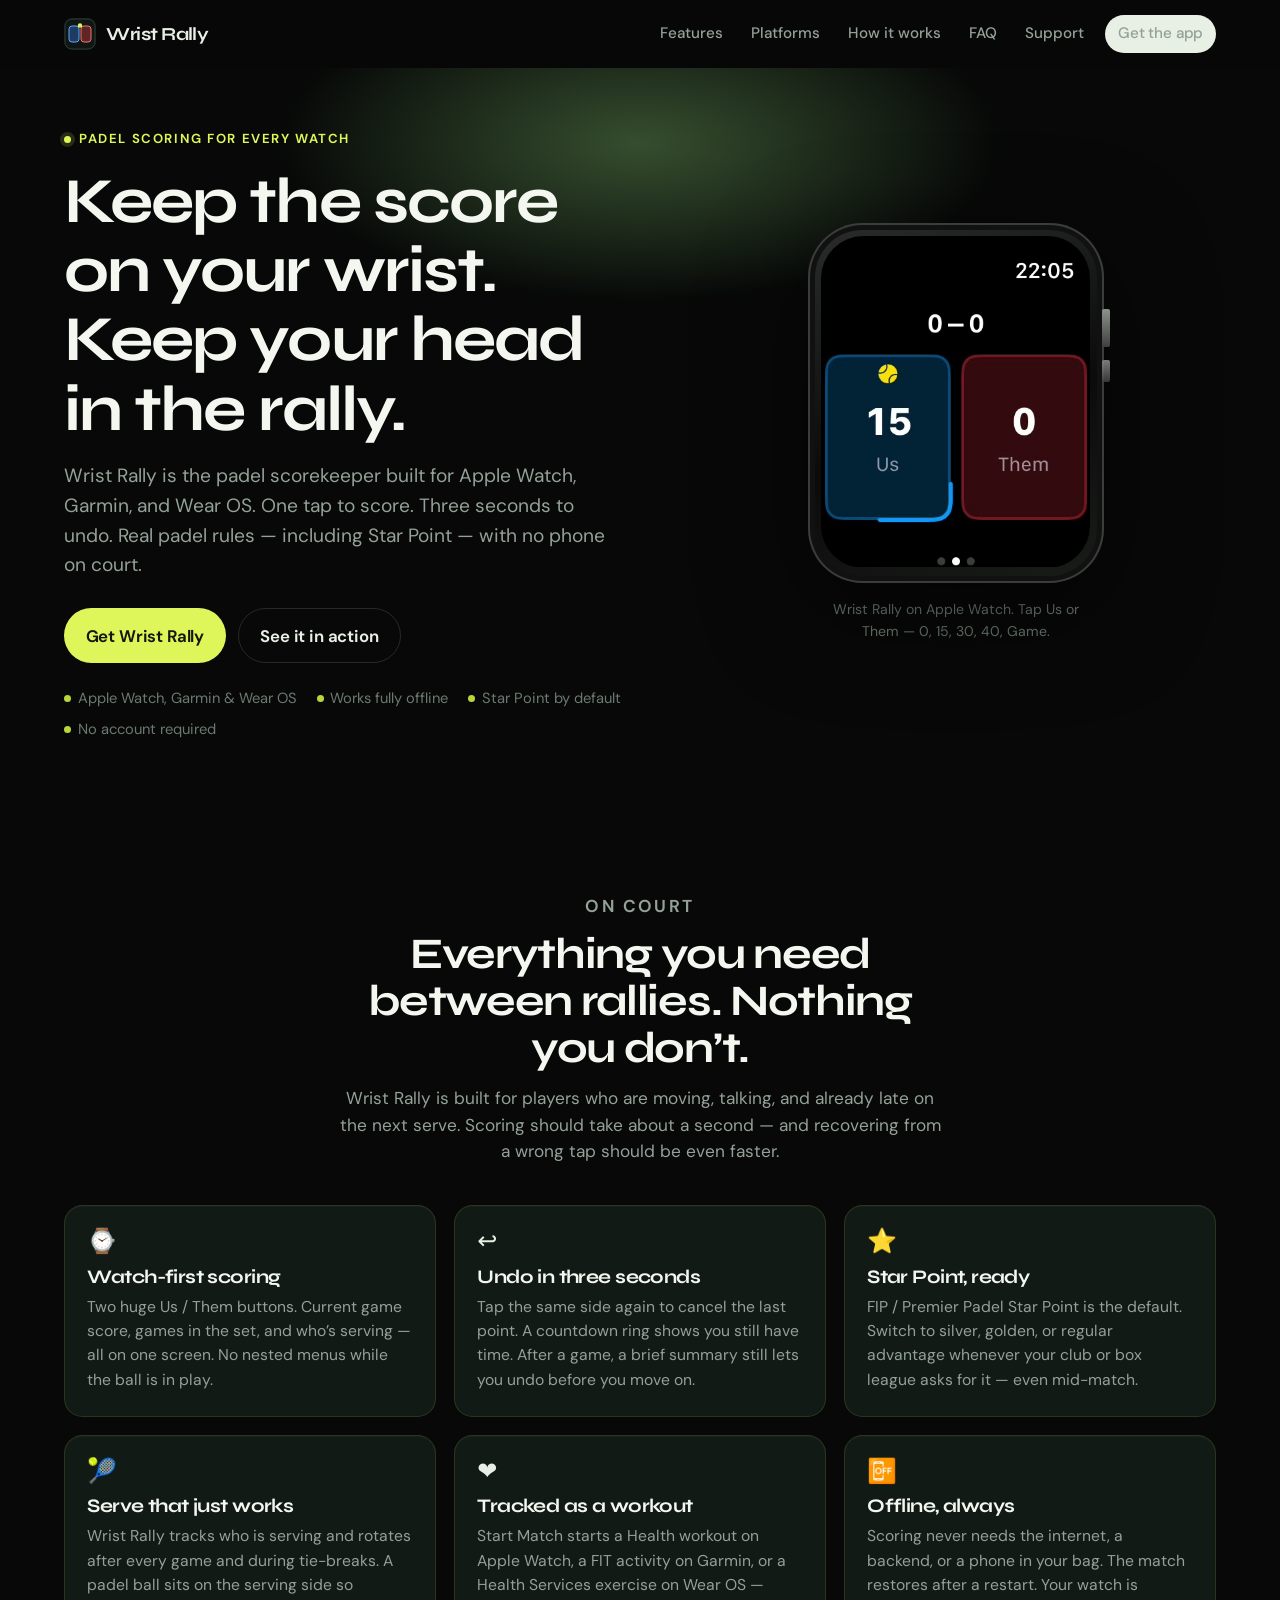
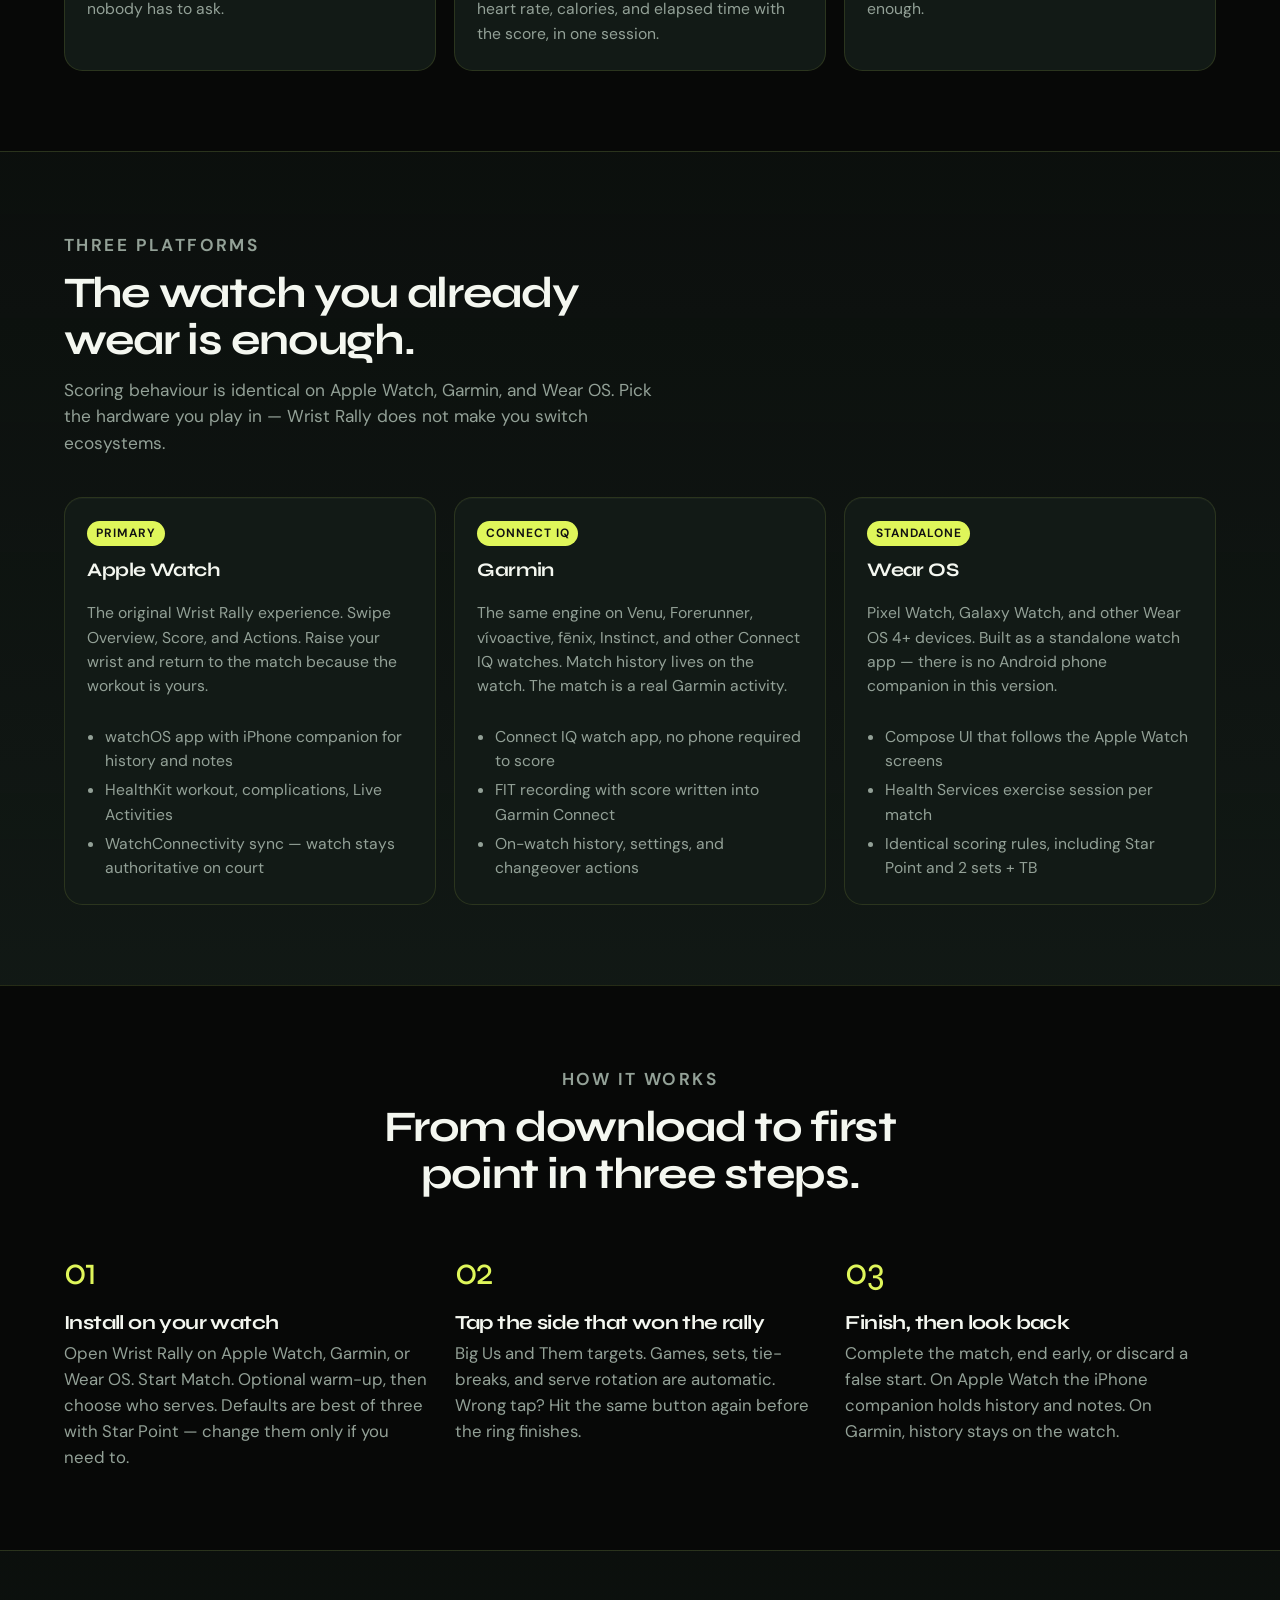
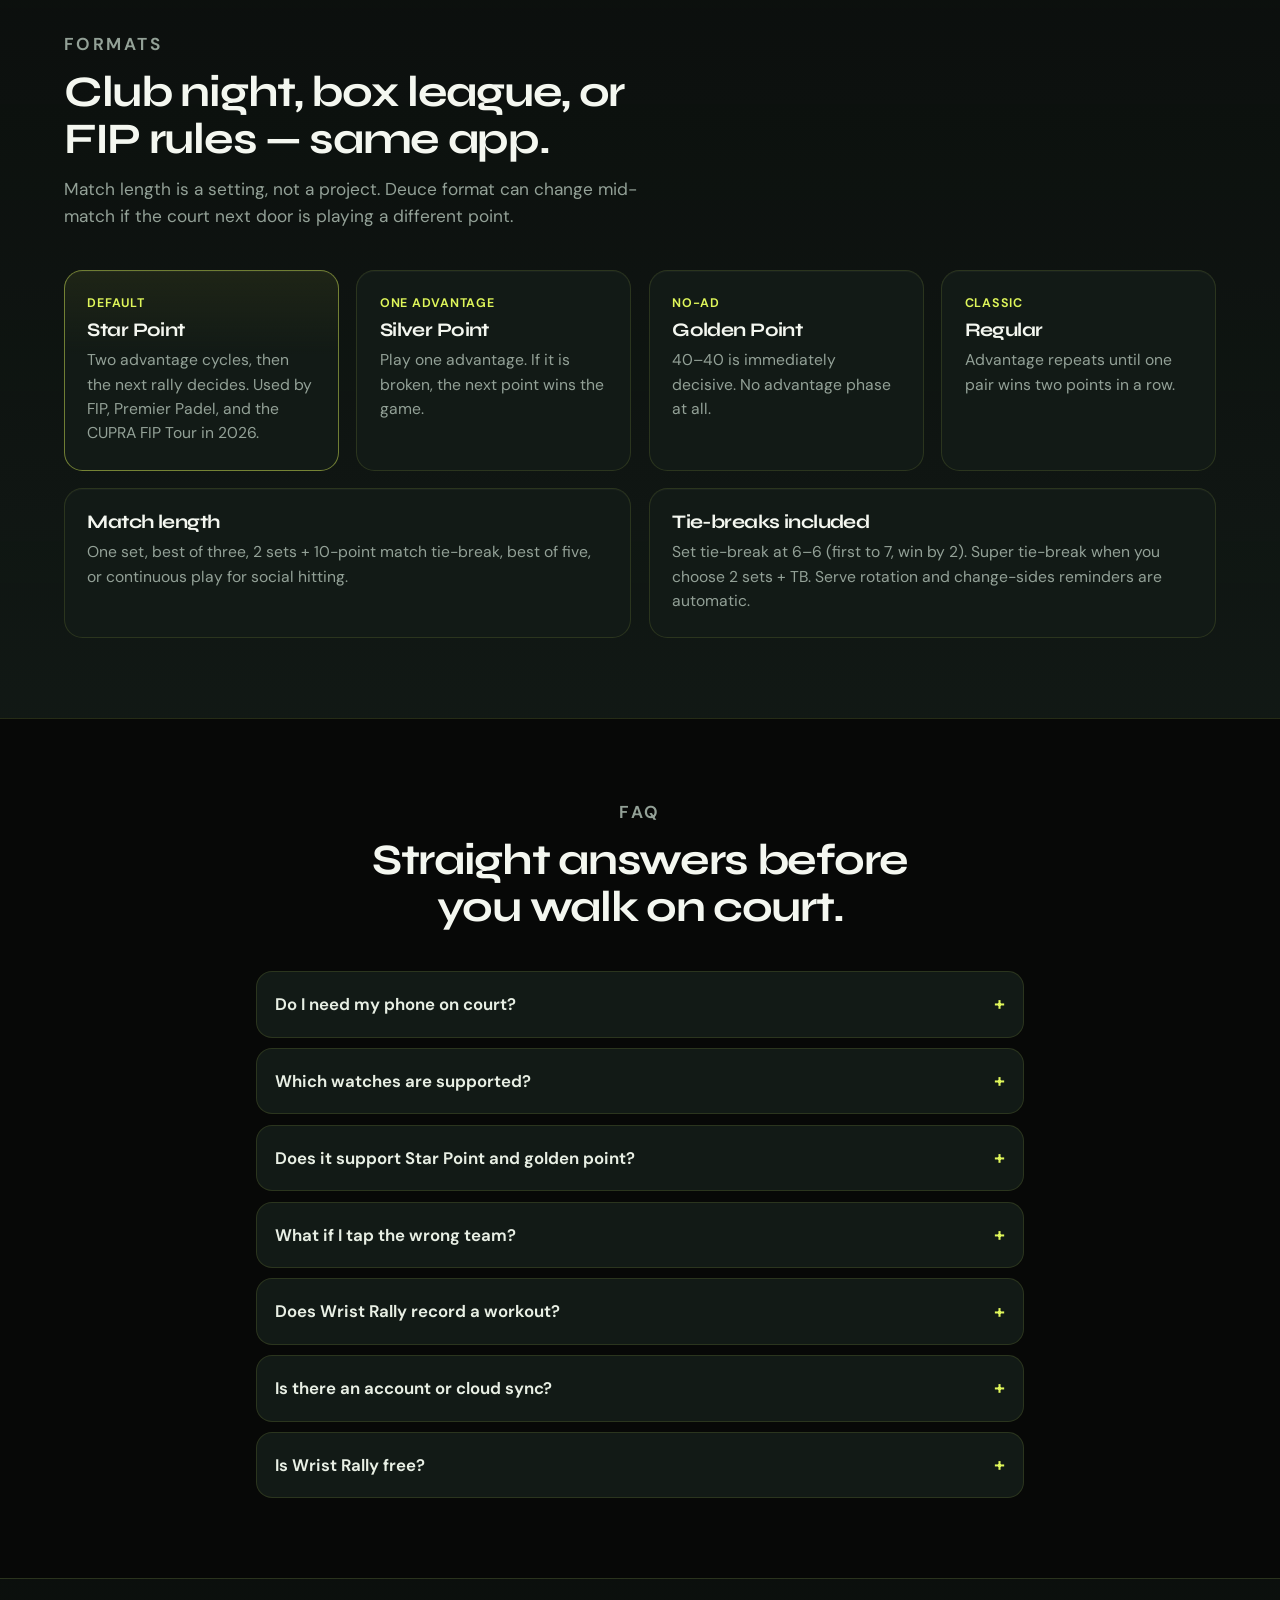
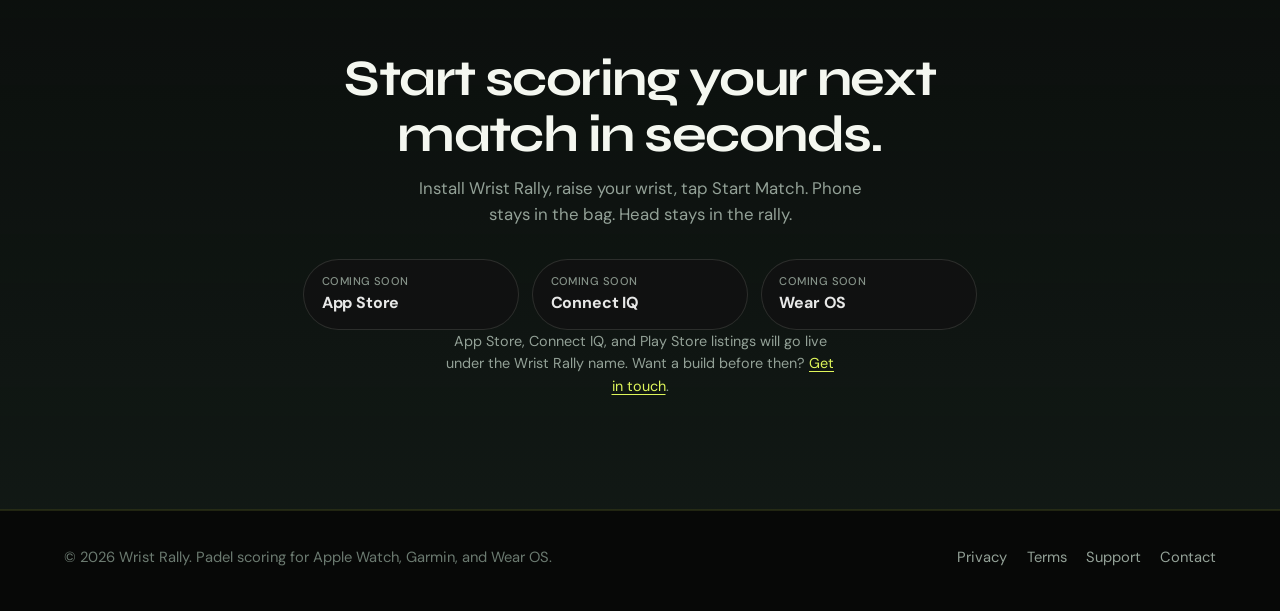
<file: website/index.html>
<!DOCTYPE html>
<html lang="en">
  <head>
    <meta charset="utf-8" />
    <meta name="viewport" content="width=device-width, initial-scale=1" />
    <title>Wrist Rally — Padel scoring for Apple Watch, Garmin &amp; Wear OS</title>
    <meta
      name="description"
      content="Wrist Rally keeps padel score on your wrist. One tap between rallies, instant undo, Star Point and every club format. Apple Watch, Garmin, and Wear OS — no phone required on court."
    />
    <meta property="og:title" content="Wrist Rally — Padel scoring on your wrist" />
    <meta
      property="og:description"
      content="The padel scorekeeper for Apple Watch, Garmin, and Wear OS. Tap to score, undo a mistake, and keep your head in the rally."
    />
    <meta property="og:type" content="website" />
    <meta property="og:url" content="https://wristrally.com/" />
    <meta name="twitter:card" content="summary_large_image" />
    <link rel="icon" href="assets/favicon.svg" type="image/svg+xml" />
    <link rel="apple-touch-icon" href="assets/mark.svg" />
    <link rel="canonical" href="https://wristrally.com/" />
    <link rel="preconnect" href="https://fonts.googleapis.com" />
    <link rel="preconnect" href="https://fonts.gstatic.com" crossorigin />
    <link
      href="https://fonts.googleapis.com/css2?family=DM+Sans:ital,opsz,wght@0,9..40,400;0,9..40,500;0,9..40,600;0,9..40,700;1,9..40,400&family=Syne:wght@600;700;800&display=swap"
      rel="stylesheet"
    />
    <link rel="stylesheet" href="css/styles.css" />
    <script type="application/ld+json">
      {
        "@context": "https://schema.org",
        "@type": "SoftwareApplication",
        "name": "Wrist Rally",
        "applicationCategory": "SportsApplication",
        "operatingSystem": "watchOS, Garmin Connect IQ, Wear OS",
        "url": "https://wristrally.com/",
        "description": "Padel scorekeeper for Apple Watch, Garmin, and Wear OS.",
        "offers": { "@type": "Offer", "price": "0", "priceCurrency": "USD" }
      }
    </script>
  </head>
  <body>
    <a class="skip-link" href="#main">Skip to content</a>
    <header class="site-header">
      <div class="wrap header-inner">
        <a class="brand" href="index.html">
          <img src="assets/mark.svg" width="32" height="32" alt="" />
          Wrist Rally
        </a>
        <button class="nav-toggle" type="button" aria-expanded="false" aria-controls="site-nav" aria-label="Menu">
          <span></span>
        </button>
        <nav id="site-nav" class="site-nav">
          <a href="#features">Features</a>
          <a href="#platforms">Platforms</a>
          <a href="#how">How it works</a>
          <a href="#faq">FAQ</a>
          <a href="support.html">Support</a>
          <a class="btn btn-small" href="#download">Get the app</a>
        </nav>
      </div>
    </header>

    <main id="main">
      <section class="hero">
        <div class="wrap hero-grid">
          <div>
            <p class="eyebrow"><span class="dot"></span> Padel scoring for every watch</p>
            <h1>Keep the score on your wrist. Keep your head in the rally.</h1>
            <p class="lede">
              Wrist Rally is the padel scorekeeper built for Apple Watch, Garmin, and Wear OS.
              One tap to score. Three seconds to undo. Real padel rules — including Star Point —
              with no phone on court.
            </p>
            <div class="btn-row">
              <a class="btn btn-primary" href="#download">Get Wrist Rally</a>
              <a class="btn btn-ghost" href="#demo">See it in action</a>
            </div>
            <div class="trust-row">
              <span>Apple Watch, Garmin &amp; Wear OS</span>
              <span>Works fully offline</span>
              <span>Star Point by default</span>
              <span>No account required</span>
            </div>
          </div>

          <div class="watch-stage" id="demo">
            <div class="watch">
              <div class="watch-body"></div>
              <div class="watch-crown" aria-hidden="true"></div>
              <div class="watch-side" aria-hidden="true"></div>
              <div class="watch-face">
                <video
                  class="watch-video"
                  autoplay
                  muted
                  loop
                  playsinline
                  poster="assets/score-demo.jpg"
                  aria-label="Wrist Rally on Apple Watch scoring a game from 0–0 to Game"
                >
                  <source src="assets/score-demo.mp4" type="video/mp4" />
                </video>
                <noscript>
                  <img
                    class="watch-video"
                    src="assets/score-demo.gif"
                    alt="Wrist Rally on Apple Watch scoring from 0–0 through 15, 30, 40, and Game"
                  />
                </noscript>
              </div>
            </div>
            <p class="watch-hint">Wrist Rally on Apple Watch. Tap Us or Them — 0, 15, 30, 40, Game.</p>
          </div>
        </div>
      </section>

      <section class="section" id="features">
        <div class="wrap">
          <div class="section-head center">
            <p class="kicker">On court</p>
            <h2>Everything you need between rallies. Nothing you don’t.</h2>
            <p>
              Wrist Rally is built for players who are moving, talking, and already late on the
              next serve. Scoring should take about a second — and recovering from a wrong tap
              should be even faster.
            </p>
          </div>
          <div class="grid-3">
            <article class="card">
              <div class="feature-icon" aria-hidden="true">⌚</div>
              <h3>Watch-first scoring</h3>
              <p>
                Two huge Us / Them buttons. Current game score, games in the set, and who’s
                serving — all on one screen. No nested menus while the ball is in play.
              </p>
            </article>
            <article class="card">
              <div class="feature-icon" aria-hidden="true">↩️</div>
              <h3>Undo in three seconds</h3>
              <p>
                Tap the same side again to cancel the last point. A countdown ring shows you
                still have time. After a game, a brief summary still lets you undo before you
                move on.
              </p>
            </article>
            <article class="card">
              <div class="feature-icon" aria-hidden="true">⭐</div>
              <h3>Star Point, ready</h3>
              <p>
                FIP / Premier Padel Star Point is the default. Switch to silver, golden, or
                regular advantage whenever your club or box league asks for it — even mid-match.
              </p>
            </article>
            <article class="card">
              <div class="feature-icon" aria-hidden="true">🎾</div>
              <h3>Serve that just works</h3>
              <p>
                Wrist Rally tracks who is serving and rotates after every game and during
                tie-breaks. A padel ball sits on the serving side so nobody has to ask.
              </p>
            </article>
            <article class="card">
              <div class="feature-icon" aria-hidden="true">❤️</div>
              <h3>Tracked as a workout</h3>
              <p>
                Start Match starts a Health workout on Apple Watch, a FIT activity on Garmin,
                or a Health Services exercise on Wear OS — heart rate, calories, and elapsed
                time with the score, in one session.
              </p>
            </article>
            <article class="card">
              <div class="feature-icon" aria-hidden="true">📴</div>
              <h3>Offline, always</h3>
              <p>
                Scoring never needs the internet, a backend, or a phone in your bag. The match
                restores after a restart. Your watch is enough.
              </p>
            </article>
          </div>
        </div>
      </section>

      <section class="section band" id="platforms">
        <div class="wrap">
          <div class="section-head">
            <p class="kicker">Three platforms</p>
            <h2>The watch you already wear is enough.</h2>
            <p>
              Scoring behaviour is identical on Apple Watch, Garmin, and Wear OS. Pick the
              hardware you play in — Wrist Rally does not make you switch ecosystems.
            </p>
          </div>
          <div class="grid-3">
            <article class="card platform">
              <span class="badge">Primary</span>
              <h3>Apple Watch</h3>
              <p>
                The original Wrist Rally experience. Swipe Overview, Score, and Actions. Raise
                your wrist and return to the match because the workout is yours.
              </p>
              <ul>
                <li>watchOS app with iPhone companion for history and notes</li>
                <li>HealthKit workout, complications, Live Activities</li>
                <li>WatchConnectivity sync — watch stays authoritative on court</li>
              </ul>
            </article>
            <article class="card platform">
              <span class="badge">Connect IQ</span>
              <h3>Garmin</h3>
              <p>
                The same engine on Venu, Forerunner, vívoactive, fēnix, Instinct, and other Connect IQ watches.
                Match history lives on the watch. The match is a real Garmin activity.
              </p>
              <ul>
                <li>Connect IQ watch app, no phone required to score</li>
                <li>FIT recording with score written into Garmin Connect</li>
                <li>On-watch history, settings, and changeover actions</li>
              </ul>
            </article>
            <article class="card platform">
              <span class="badge">Standalone</span>
              <h3>Wear OS</h3>
              <p>
                Pixel Watch, Galaxy Watch, and other Wear OS 4+ devices. Built as a standalone
                watch app — there is no Android phone companion in this version.
              </p>
              <ul>
                <li>Compose UI that follows the Apple Watch screens</li>
                <li>Health Services exercise session per match</li>
                <li>Identical scoring rules, including Star Point and 2 sets + TB</li>
              </ul>
            </article>
          </div>
        </div>
      </section>

      <section class="section" id="how">
        <div class="wrap">
          <div class="section-head center">
            <p class="kicker">How it works</p>
            <h2>From download to first point in three steps.</h2>
          </div>
          <div class="steps">
            <article class="step">
              <h3>Install on your watch</h3>
              <p>
                Open Wrist Rally on Apple Watch, Garmin, or Wear OS. Start Match. Optional
                warm-up, then choose who serves. Defaults are best of three with Star Point —
                change them only if you need to.
              </p>
            </article>
            <article class="step">
              <h3>Tap the side that won the rally</h3>
              <p>
                Big Us and Them targets. Games, sets, tie-breaks, and serve rotation are
                automatic. Wrong tap? Hit the same button again before the ring finishes.
              </p>
            </article>
            <article class="step">
              <h3>Finish, then look back</h3>
              <p>
                Complete the match, end early, or discard a false start. On Apple Watch the
                iPhone companion holds history and notes. On Garmin, history stays on the watch.
              </p>
            </article>
          </div>
        </div>
      </section>

      <section class="section band" id="formats">
        <div class="wrap">
          <div class="section-head">
            <p class="kicker">Formats</p>
            <h2>Club night, box league, or FIP rules — same app.</h2>
            <p>
              Match length is a setting, not a project. Deuce format can change mid-match if
              the court next door is playing a different point.
            </p>
          </div>
          <div class="grid-4">
            <article class="card format is-default">
              <p class="meta">Default</p>
              <h3>Star Point</h3>
              <p>Two advantage cycles, then the next rally decides. Used by FIP, Premier Padel, and the CUPRA FIP Tour in 2026.</p>
            </article>
            <article class="card format">
              <p class="meta">One advantage</p>
              <h3>Silver Point</h3>
              <p>Play one advantage. If it is broken, the next point wins the game.</p>
            </article>
            <article class="card format">
              <p class="meta">No-ad</p>
              <h3>Golden Point</h3>
              <p>40–40 is immediately decisive. No advantage phase at all.</p>
            </article>
            <article class="card format">
              <p class="meta">Classic</p>
              <h3>Regular</h3>
              <p>Advantage repeats until one pair wins two points in a row.</p>
            </article>
          </div>
          <div class="grid-2" style="margin-top: 1.1rem">
            <article class="card">
              <h3>Match length</h3>
              <p>One set, best of three, 2 sets + 10-point match tie-break, best of five, or continuous play for social hitting.</p>
            </article>
            <article class="card">
              <h3>Tie-breaks included</h3>
              <p>Set tie-break at 6–6 (first to 7, win by 2). Super tie-break when you choose 2 sets + TB. Serve rotation and change-sides reminders are automatic.</p>
            </article>
          </div>
        </div>
      </section>

      <section class="section" id="faq">
        <div class="wrap">
          <div class="section-head center">
            <p class="kicker">FAQ</p>
            <h2>Straight answers before you walk on court.</h2>
          </div>
          <div class="faq">
            <details>
              <summary>Do I need my phone on court?</summary>
              <p>
                No. Scoring runs entirely on the watch. Apple Watch can sync history to iPhone
                afterwards. Garmin and Wear OS score standalone. Wear OS has no Android phone
                companion in this version.
              </p>
            </details>
            <details>
              <summary>Which watches are supported?</summary>
              <p>
                Apple Watch on current watchOS, Garmin watches via Connect IQ
                (Venu, Forerunner, vívoactive, fēnix / epix, Instinct, and other
                touch and button-only models), and Wear OS 4+ watches
                such as Pixel Watch and Galaxy Watch.
              </p>
            </details>
            <details>
              <summary>Does it support Star Point and golden point?</summary>
              <p>
                Yes. Star Point is the default. Silver point, golden point, and regular
                advantage are in Settings. You can change deuce format during a match; completed
                games keep their result.
              </p>
            </details>
            <details>
              <summary>What if I tap the wrong team?</summary>
              <p>
                Tap the same button again within about three seconds. The Actions screen can
                undo later in the match. Game and set summaries also offer undo before you
                continue.
              </p>
            </details>
            <details>
              <summary>Does Wrist Rally record a workout?</summary>
              <p>
                Yes. Starting a match tries to start a HealthKit workout, a Garmin FIT
                activity, or a Wear OS Health Services exercise. If another app already owns
                the session, you can continue without a workout or cancel and stop the other
                session first.
              </p>
            </details>
            <details>
              <summary>Is there an account or cloud sync?</summary>
              <p>
                Not in this version. Matches live on the device. No login, no backend, no
                live spectator sharing. That keeps scoring fast and private. Cloud sync is a
                later milestone.
              </p>
            </details>
            <details>
              <summary>Is Wrist Rally free?</summary>
              <p>
                Store listings will go live with the Wrist Rally name. Pricing will be shown
                on the App Store, Connect IQ, and Play Store when each build is published.
              </p>
            </details>
          </div>
        </div>
      </section>

      <section class="section band download" id="download">
        <div class="wrap">
          <h2>Start scoring your next match in seconds.</h2>
          <p>
            Install Wrist Rally, raise your wrist, tap Start Match. Phone stays in the bag.
            Head stays in the rally.
          </p>
          <div class="store-row">
            <a class="btn store-btn is-soon" href="#download" aria-disabled="true">
              <span>
                <small>Coming soon</small>
                <strong>App Store</strong>
              </span>
            </a>
            <a class="btn store-btn is-soon" href="#download" aria-disabled="true">
              <span>
                <small>Coming soon</small>
                <strong>Connect IQ</strong>
              </span>
            </a>
            <a class="btn store-btn is-soon" href="#download" aria-disabled="true">
              <span>
                <small>Coming soon</small>
                <strong>Wear OS</strong>
              </span>
            </a>
          </div>
          <p class="note">
            App Store, Connect IQ, and Play Store listings will go live under the Wrist Rally name.
            Want a build before then? <a href="contact.html">Get in touch</a>.
          </p>
        </div>
      </section>
    </main>

    <footer class="site-footer">
      <div class="wrap footer-inner">
        <p>© <span data-year>2026</span> Wrist Rally. Padel scoring for Apple Watch, Garmin, and Wear OS.</p>
        <div class="footer-links">
          <a href="privacy.html">Privacy</a>
          <a href="terms.html">Terms</a>
          <a href="support.html">Support</a>
          <a href="contact.html">Contact</a>
        </div>
      </div>
    </footer>
    <script src="js/site.js"></script>
  </body>
</html>
</file>
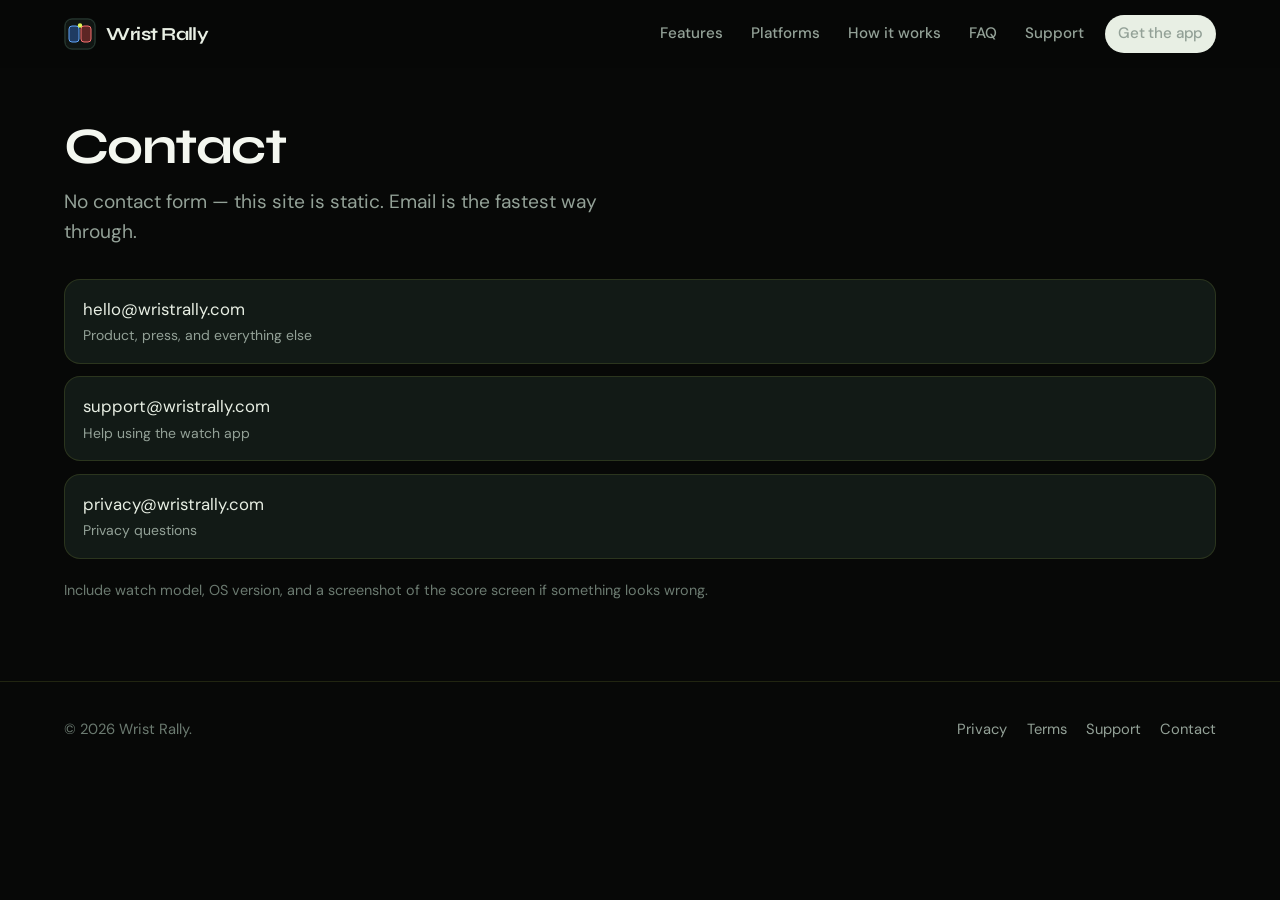
<file: website/contact.html>
<!DOCTYPE html>
<html lang="en">
  <head>
    <meta charset="utf-8" />
    <meta name="viewport" content="width=device-width, initial-scale=1" />
    <title>Contact — Wrist Rally</title>
    <meta name="description" content="Contact Wrist Rally for support, privacy questions, or press." />
    <link rel="icon" href="assets/favicon.svg" type="image/svg+xml" />
    <link rel="canonical" href="https://wristrally.com/contact.html" />
    <link rel="preconnect" href="https://fonts.googleapis.com" />
    <link rel="preconnect" href="https://fonts.gstatic.com" crossorigin />
    <link
      href="https://fonts.googleapis.com/css2?family=DM+Sans:ital,opsz,wght@0,9..40,400;0,9..40,500;0,9..40,600;0,9..40,700;1,9..40,400&family=Syne:wght@600;700;800&display=swap"
      rel="stylesheet"
    />
    <link rel="stylesheet" href="css/styles.css" />
  </head>
  <body>
    <a class="skip-link" href="#main">Skip to content</a>
    <header class="site-header">
      <div class="wrap header-inner">
        <a class="brand" href="index.html">
          <img src="assets/mark.svg" width="32" height="32" alt="" />
          Wrist Rally
        </a>
        <button class="nav-toggle" type="button" aria-expanded="false" aria-controls="site-nav" aria-label="Menu">
          <span></span>
        </button>
        <nav id="site-nav" class="site-nav">
          <a href="index.html#features">Features</a>
          <a href="index.html#platforms">Platforms</a>
          <a href="index.html#how">How it works</a>
          <a href="index.html#faq">FAQ</a>
          <a href="support.html">Support</a>
          <a class="btn btn-small" href="index.html#download">Get the app</a>
        </nav>
      </div>
    </header>

    <main id="main" class="page">
      <div class="wrap">
        <h1>Contact</h1>
        <p class="lede">No contact form — this site is static. Email is the fastest way through.</p>
        <div class="contact-list">
          <a href="mailto:hello@wristrally.com">
            hello@wristrally.com
            <small>Product, press, and everything else</small>
          </a>
          <a href="mailto:support@wristrally.com">
            support@wristrally.com
            <small>Help using the watch app</small>
          </a>
          <a href="mailto:privacy@wristrally.com">
            privacy@wristrally.com
            <small>Privacy questions</small>
          </a>
        </div>
        <p class="note">Include watch model, OS version, and a screenshot of the score screen if something looks wrong.</p>
      </div>
    </main>

    <footer class="site-footer">
      <div class="wrap footer-inner">
        <p>© <span data-year>2026</span> Wrist Rally.</p>
        <div class="footer-links">
          <a href="privacy.html">Privacy</a>
          <a href="terms.html">Terms</a>
          <a href="support.html">Support</a>
          <a href="contact.html" aria-current="page">Contact</a>
        </div>
      </div>
    </footer>
    <script src="js/site.js"></script>
  </body>
</html>
</file>
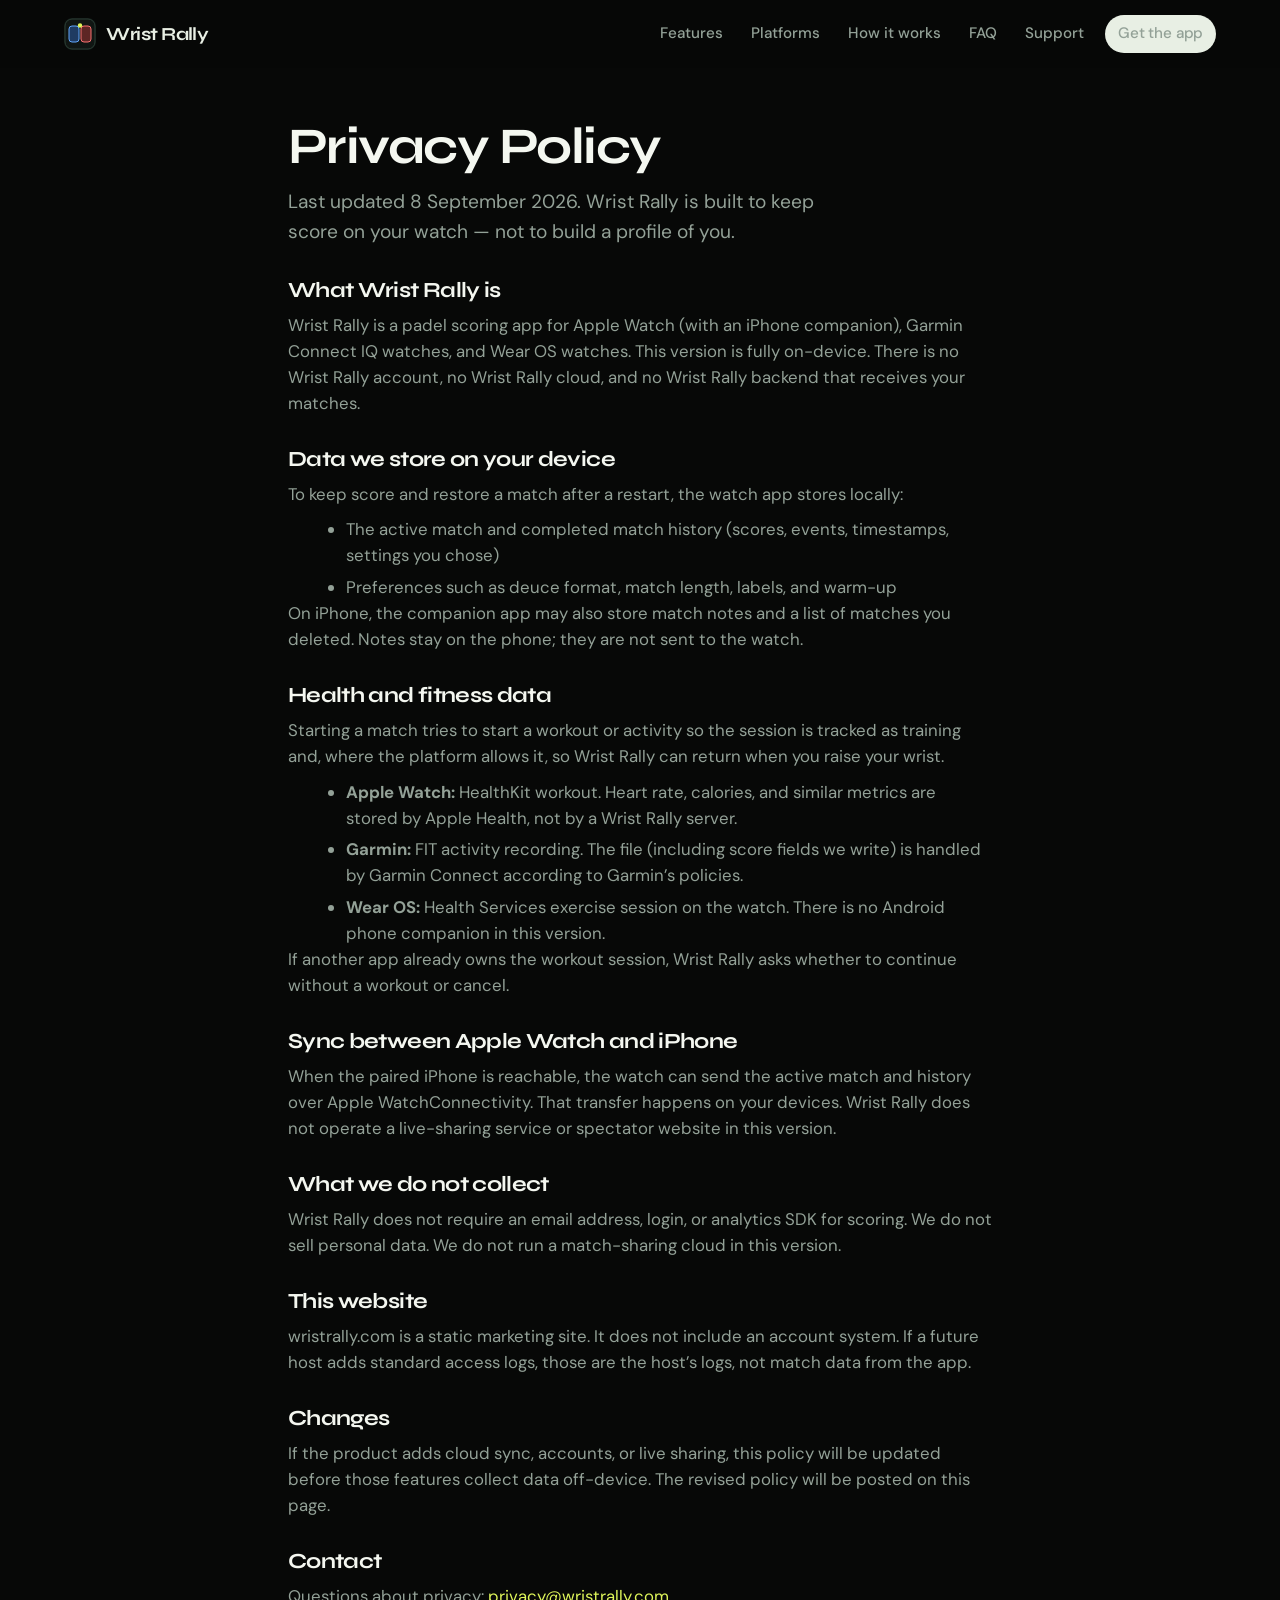
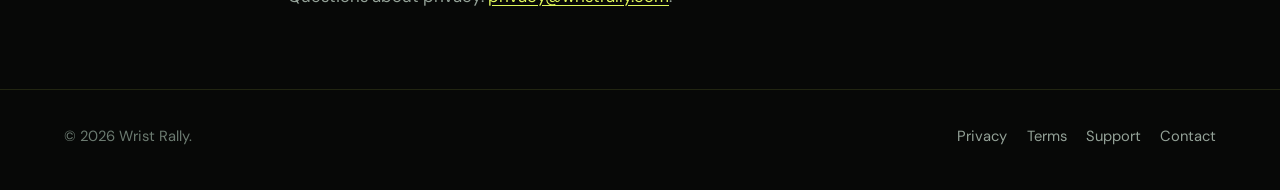
<file: website/privacy.html>
<!DOCTYPE html>
<html lang="en">
  <head>
    <meta charset="utf-8" />
    <meta name="viewport" content="width=device-width, initial-scale=1" />
    <title>Privacy Policy — Wrist Rally</title>
    <meta
      name="description"
      content="How Wrist Rally handles match data, health workouts, and privacy across Apple Watch, Garmin, and Wear OS."
    />
    <link rel="icon" href="assets/favicon.svg" type="image/svg+xml" />
    <link rel="canonical" href="https://wristrally.com/privacy.html" />
    <link rel="preconnect" href="https://fonts.googleapis.com" />
    <link rel="preconnect" href="https://fonts.gstatic.com" crossorigin />
    <link
      href="https://fonts.googleapis.com/css2?family=DM+Sans:ital,opsz,wght@0,9..40,400;0,9..40,500;0,9..40,600;0,9..40,700;1,9..40,400&family=Syne:wght@600;700;800&display=swap"
      rel="stylesheet"
    />
    <link rel="stylesheet" href="css/styles.css" />
  </head>
  <body>
    <a class="skip-link" href="#main">Skip to content</a>
    <header class="site-header">
      <div class="wrap header-inner">
        <a class="brand" href="index.html">
          <img src="assets/mark.svg" width="32" height="32" alt="" />
          Wrist Rally
        </a>
        <button class="nav-toggle" type="button" aria-expanded="false" aria-controls="site-nav" aria-label="Menu">
          <span></span>
        </button>
        <nav id="site-nav" class="site-nav">
          <a href="index.html#features">Features</a>
          <a href="index.html#platforms">Platforms</a>
          <a href="index.html#how">How it works</a>
          <a href="index.html#faq">FAQ</a>
          <a href="support.html">Support</a>
          <a class="btn btn-small" href="index.html#download">Get the app</a>
        </nav>
      </div>
    </header>

    <main id="main" class="page">
      <div class="wrap prose">
        <h1>Privacy Policy</h1>
        <p class="lede">Last updated 8 September 2026. Wrist Rally is built to keep score on your watch — not to build a profile of you.</p>

        <h2>What Wrist Rally is</h2>
        <p>
          Wrist Rally is a padel scoring app for Apple Watch (with an iPhone companion), Garmin Connect IQ watches, and Wear OS watches. This version is fully on-device. There is no Wrist Rally account, no Wrist Rally cloud, and no Wrist Rally backend that receives your matches.
        </p>

        <h2>Data we store on your device</h2>
        <p>To keep score and restore a match after a restart, the watch app stores locally:</p>
        <ul>
          <li>The active match and completed match history (scores, events, timestamps, settings you chose)</li>
          <li>Preferences such as deuce format, match length, labels, and warm-up</li>
        </ul>
        <p>
          On iPhone, the companion app may also store match notes and a list of matches you deleted. Notes stay on the phone; they are not sent to the watch.
        </p>

        <h2>Health and fitness data</h2>
        <p>
          Starting a match tries to start a workout or activity so the session is tracked as training and, where the platform allows it, so Wrist Rally can return when you raise your wrist.
        </p>
        <ul>
          <li><strong>Apple Watch:</strong> HealthKit workout. Heart rate, calories, and similar metrics are stored by Apple Health, not by a Wrist Rally server.</li>
          <li><strong>Garmin:</strong> FIT activity recording. The file (including score fields we write) is handled by Garmin Connect according to Garmin’s policies.</li>
          <li><strong>Wear OS:</strong> Health Services exercise session on the watch. There is no Android phone companion in this version.</li>
        </ul>
        <p>If another app already owns the workout session, Wrist Rally asks whether to continue without a workout or cancel.</p>

        <h2>Sync between Apple Watch and iPhone</h2>
        <p>
          When the paired iPhone is reachable, the watch can send the active match and history over Apple WatchConnectivity. That transfer happens on your devices. Wrist Rally does not operate a live-sharing service or spectator website in this version.
        </p>

        <h2>What we do not collect</h2>
        <p>Wrist Rally does not require an email address, login, or analytics SDK for scoring. We do not sell personal data. We do not run a match-sharing cloud in this version.</p>

        <h2>This website</h2>
        <p>
          wristrally.com is a static marketing site. It does not include an account system. If a future host adds standard access logs, those are the host’s logs, not match data from the app.
        </p>

        <h2>Changes</h2>
        <p>
          If the product adds cloud sync, accounts, or live sharing, this policy will be updated before those features collect data off-device. The revised policy will be posted on this page.
        </p>

        <h2>Contact</h2>
        <p>Questions about privacy: <a href="mailto:privacy@wristrally.com">privacy@wristrally.com</a>.</p>
      </div>
    </main>

    <footer class="site-footer">
      <div class="wrap footer-inner">
        <p>© <span data-year>2026</span> Wrist Rally.</p>
        <div class="footer-links">
          <a href="privacy.html" aria-current="page">Privacy</a>
          <a href="terms.html">Terms</a>
          <a href="support.html">Support</a>
          <a href="contact.html">Contact</a>
        </div>
      </div>
    </footer>
    <script src="js/site.js"></script>
  </body>
</html>
</file>
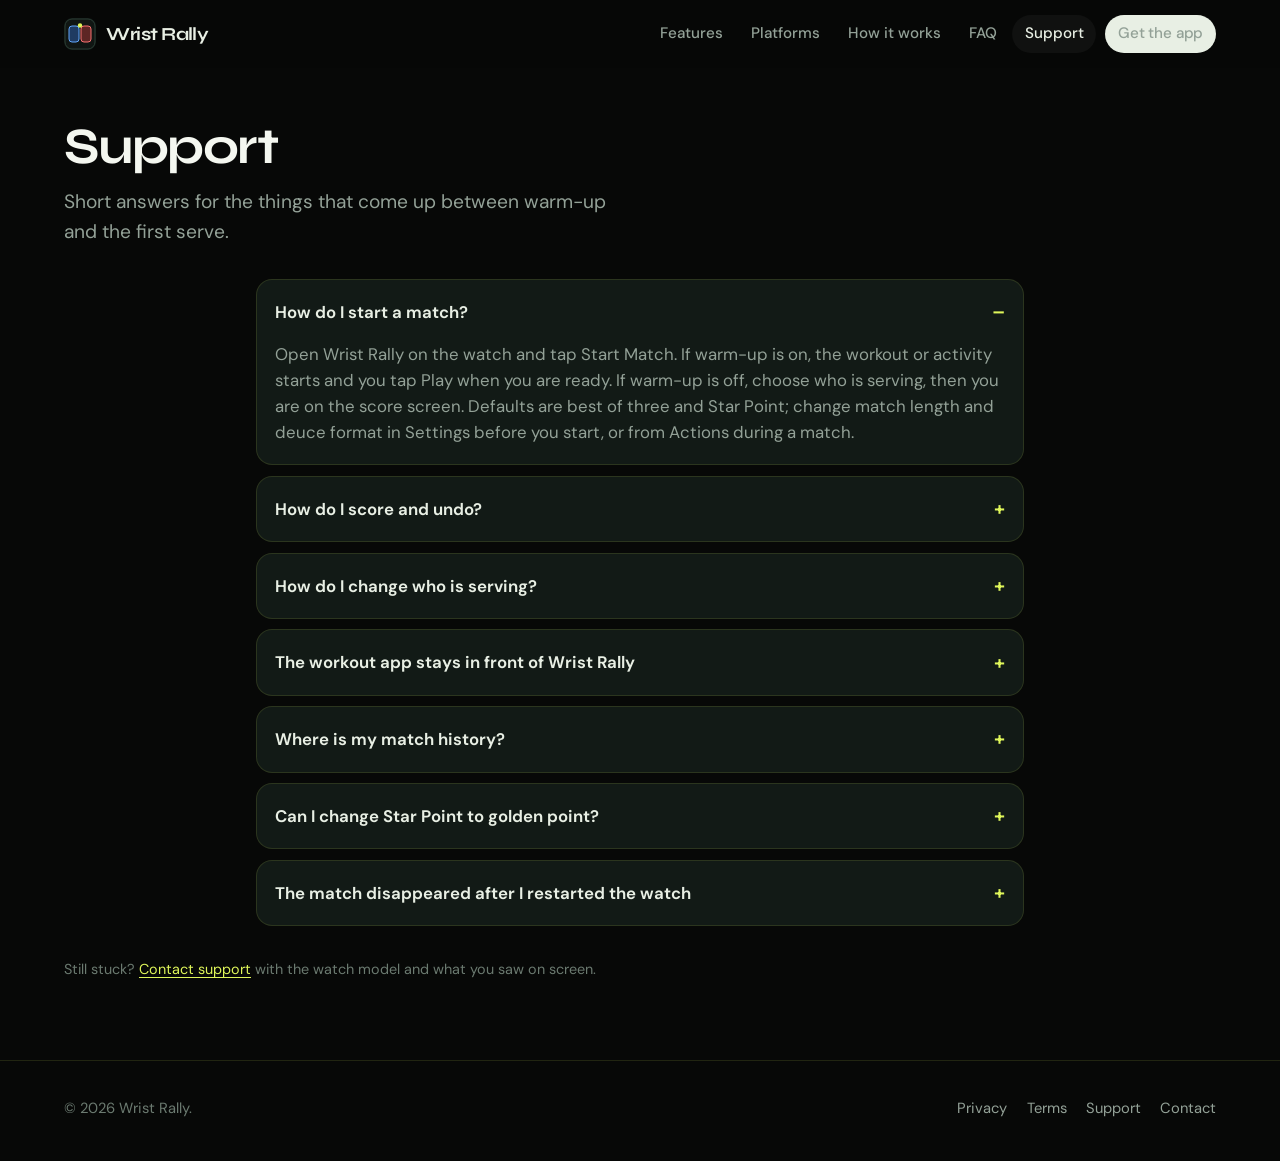
<file: website/support.html>
<!DOCTYPE html>
<html lang="en">
  <head>
    <meta charset="utf-8" />
    <meta name="viewport" content="width=device-width, initial-scale=1" />
    <title>Support — Wrist Rally</title>
    <meta
      name="description"
      content="Help for Wrist Rally: starting a match, undo, deuce formats, workouts, and scoring on Apple Watch, Garmin, and Wear OS."
    />
    <link rel="icon" href="assets/favicon.svg" type="image/svg+xml" />
    <link rel="canonical" href="https://wristrally.com/support.html" />
    <link rel="preconnect" href="https://fonts.googleapis.com" />
    <link rel="preconnect" href="https://fonts.gstatic.com" crossorigin />
    <link
      href="https://fonts.googleapis.com/css2?family=DM+Sans:ital,opsz,wght@0,9..40,400;0,9..40,500;0,9..40,600;0,9..40,700;1,9..40,400&family=Syne:wght@600;700;800&display=swap"
      rel="stylesheet"
    />
    <link rel="stylesheet" href="css/styles.css" />
  </head>
  <body>
    <a class="skip-link" href="#main">Skip to content</a>
    <header class="site-header">
      <div class="wrap header-inner">
        <a class="brand" href="index.html">
          <img src="assets/mark.svg" width="32" height="32" alt="" />
          Wrist Rally
        </a>
        <button class="nav-toggle" type="button" aria-expanded="false" aria-controls="site-nav" aria-label="Menu">
          <span></span>
        </button>
        <nav id="site-nav" class="site-nav">
          <a href="index.html#features">Features</a>
          <a href="index.html#platforms">Platforms</a>
          <a href="index.html#how">How it works</a>
          <a href="index.html#faq">FAQ</a>
          <a href="support.html" aria-current="page">Support</a>
          <a class="btn btn-small" href="index.html#download">Get the app</a>
        </nav>
      </div>
    </header>

    <main id="main" class="page">
      <div class="wrap">
        <h1>Support</h1>
        <p class="lede">Short answers for the things that come up between warm-up and the first serve.</p>

        <div class="faq" style="margin-top: 1.5rem">
          <details open>
            <summary>How do I start a match?</summary>
            <p>
              Open Wrist Rally on the watch and tap Start Match. If warm-up is on, the workout or activity starts and you tap Play when you are ready. If warm-up is off, choose who is serving, then you are on the score screen. Defaults are best of three and Star Point; change match length and deuce format in Settings before you start, or from Actions during a match.
            </p>
          </details>
          <details>
            <summary>How do I score and undo?</summary>
            <p>
              Tap Us or Them. The serving side shows a padel ball. To undo the last point, tap the same button again within about three seconds — a ring counts down on that button. The Actions screen can undo later. After a game, a short summary offers Undo and Next. After a set, the summary stays until you choose Next set, New serve, Undo, or End match. On Garmin watches without a touchscreen, Up scores Us and Down scores Them; the same button again within three seconds undoes. Select or Menu opens Actions.
            </p>
          </details>
          <details>
            <summary>How do I change who is serving?</summary>
            <p>
              Serve rotates automatically after each game and during tie-breaks. Between sets, while the new set is untouched, use New serve on the set summary or the Actions screen to pick a new server. There is no need to rebuild the score.
            </p>
          </details>
          <details>
            <summary>The workout app stays in front of Wrist Rally</summary>
            <p>
              Wrist Rally starts a Health / FIT / Health Services session so the match is training and so raising your wrist can return to scoring. If the system workout UI stays in front, close or swipe it away, or add Wrist Rally to the Dock / recent apps. On Apple Watch, a Match Glance complication and Live Activity also jump you back to the score. If another app already owns the workout when you tap Start Match, choose continue without a workout or cancel and end the other session first.
            </p>
          </details>
          <details>
            <summary>Where is my match history?</summary>
            <p>
              Apple Watch: completed matches sync to the iPhone companion when the phone is reachable. You can add notes and delete history on iPhone. Garmin: history is on the watch. Wear OS: scoring is standalone in this version; there is no Android phone companion yet.
            </p>
          </details>
          <details>
            <summary>Can I change Star Point to golden point?</summary>
            <p>
              Yes. Settings (and the Actions screen during a match) include Regular, Star Point, Silver Point, and Golden Point. Changing format mid-match re-reads the current game; finished games keep their result.
            </p>
          </details>
          <details>
            <summary>The match disappeared after I restarted the watch</summary>
            <p>
              Wrist Rally restores an in-progress match from local storage. If you discarded the match, it is gone on purpose. If you ended early, it should appear in history as ended early, not as a live match.
            </p>
          </details>
        </div>

        <p class="note" style="margin-top: 2rem">
          Still stuck? <a href="contact.html">Contact support</a> with the watch model and what you saw on screen.
        </p>
      </div>
    </main>

    <footer class="site-footer">
      <div class="wrap footer-inner">
        <p>© <span data-year>2026</span> Wrist Rally.</p>
        <div class="footer-links">
          <a href="privacy.html">Privacy</a>
          <a href="terms.html">Terms</a>
          <a href="support.html" aria-current="page">Support</a>
          <a href="contact.html">Contact</a>
        </div>
      </div>
    </footer>
    <script src="js/site.js"></script>
  </body>
</html>
</file>
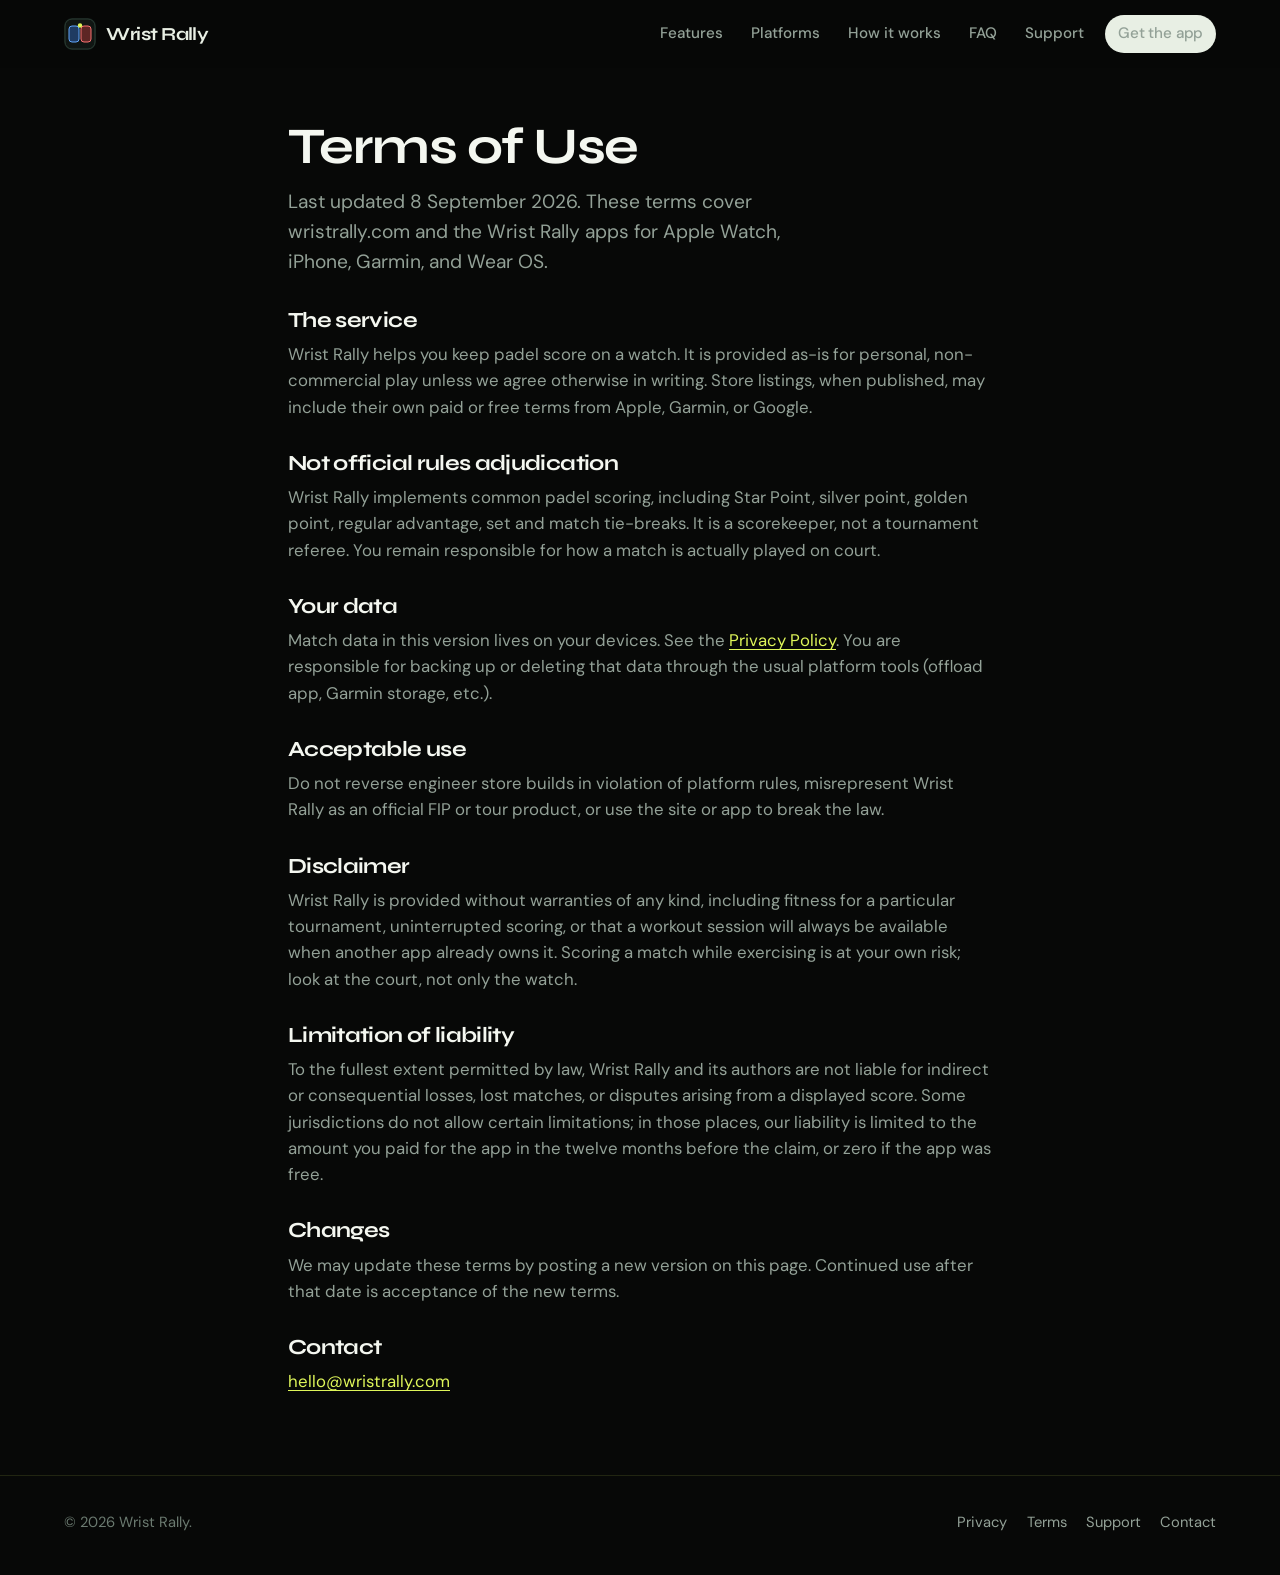
<file: website/terms.html>
<!DOCTYPE html>
<html lang="en">
  <head>
    <meta charset="utf-8" />
    <meta name="viewport" content="width=device-width, initial-scale=1" />
    <title>Terms of Use — Wrist Rally</title>
    <meta name="description" content="Terms of use for the Wrist Rally padel scoring app and website." />
    <link rel="icon" href="assets/favicon.svg" type="image/svg+xml" />
    <link rel="canonical" href="https://wristrally.com/terms.html" />
    <link rel="preconnect" href="https://fonts.googleapis.com" />
    <link rel="preconnect" href="https://fonts.gstatic.com" crossorigin />
    <link
      href="https://fonts.googleapis.com/css2?family=DM+Sans:ital,opsz,wght@0,9..40,400;0,9..40,500;0,9..40,600;0,9..40,700;1,9..40,400&family=Syne:wght@600;700;800&display=swap"
      rel="stylesheet"
    />
    <link rel="stylesheet" href="css/styles.css" />
  </head>
  <body>
    <a class="skip-link" href="#main">Skip to content</a>
    <header class="site-header">
      <div class="wrap header-inner">
        <a class="brand" href="index.html">
          <img src="assets/mark.svg" width="32" height="32" alt="" />
          Wrist Rally
        </a>
        <button class="nav-toggle" type="button" aria-expanded="false" aria-controls="site-nav" aria-label="Menu">
          <span></span>
        </button>
        <nav id="site-nav" class="site-nav">
          <a href="index.html#features">Features</a>
          <a href="index.html#platforms">Platforms</a>
          <a href="index.html#how">How it works</a>
          <a href="index.html#faq">FAQ</a>
          <a href="support.html">Support</a>
          <a class="btn btn-small" href="index.html#download">Get the app</a>
        </nav>
      </div>
    </header>

    <main id="main" class="page">
      <div class="wrap prose">
        <h1>Terms of Use</h1>
        <p class="lede">Last updated 8 September 2026. These terms cover wristrally.com and the Wrist Rally apps for Apple Watch, iPhone, Garmin, and Wear OS.</p>

        <h2>The service</h2>
        <p>
          Wrist Rally helps you keep padel score on a watch. It is provided as-is for personal, non-commercial play unless we agree otherwise in writing. Store listings, when published, may include their own paid or free terms from Apple, Garmin, or Google.
        </p>

        <h2>Not official rules adjudication</h2>
        <p>
          Wrist Rally implements common padel scoring, including Star Point, silver point, golden point, regular advantage, set and match tie-breaks. It is a scorekeeper, not a tournament referee. You remain responsible for how a match is actually played on court.
        </p>

        <h2>Your data</h2>
        <p>
          Match data in this version lives on your devices. See the <a href="privacy.html">Privacy Policy</a>. You are responsible for backing up or deleting that data through the usual platform tools (offload app, Garmin storage, etc.).
        </p>

        <h2>Acceptable use</h2>
        <p>Do not reverse engineer store builds in violation of platform rules, misrepresent Wrist Rally as an official FIP or tour product, or use the site or app to break the law.</p>

        <h2>Disclaimer</h2>
        <p>
          Wrist Rally is provided without warranties of any kind, including fitness for a particular tournament, uninterrupted scoring, or that a workout session will always be available when another app already owns it. Scoring a match while exercising is at your own risk; look at the court, not only the watch.
        </p>

        <h2>Limitation of liability</h2>
        <p>
          To the fullest extent permitted by law, Wrist Rally and its authors are not liable for indirect or consequential losses, lost matches, or disputes arising from a displayed score. Some jurisdictions do not allow certain limitations; in those places, our liability is limited to the amount you paid for the app in the twelve months before the claim, or zero if the app was free.
        </p>

        <h2>Changes</h2>
        <p>We may update these terms by posting a new version on this page. Continued use after that date is acceptance of the new terms.</p>

        <h2>Contact</h2>
        <p><a href="mailto:hello@wristrally.com">hello@wristrally.com</a></p>
      </div>
    </main>

    <footer class="site-footer">
      <div class="wrap footer-inner">
        <p>© <span data-year>2026</span> Wrist Rally.</p>
        <div class="footer-links">
          <a href="privacy.html">Privacy</a>
          <a href="terms.html" aria-current="page">Terms</a>
          <a href="support.html">Support</a>
          <a href="contact.html">Contact</a>
        </div>
      </div>
    </footer>
    <script src="js/site.js"></script>
  </body>
</html>
</file>
<file: website/css/styles.css>
:root {
  --bg: #070807;
  --bg-elev: #0e1310;
  --bg-card: #121a16;
  --line: rgba(223, 246, 90, 0.12);
  --line-strong: rgba(232, 239, 228, 0.14);
  --ink: #e8efe4;
  --muted: #93a197;
  --faint: #6b7a70;
  --ball: #dff65a;
  --ball-dim: #b8d63a;
  --court: #1b3d32;
  --us: #3b82f6;
  --us-soft: rgba(59, 130, 246, 0.22);
  --them: #ef4444;
  --them-soft: rgba(239, 68, 68, 0.22);
  --warn: #fbbf24;
  --radius: 1.15rem;
  --radius-sm: 0.8rem;
  --wrap: 72rem;
  --header: 4.25rem;
  --font: "DM Sans", system-ui, sans-serif;
  --display: "Syne", "DM Sans", system-ui, sans-serif;
  --shadow: 0 30px 80px rgba(0, 0, 0, 0.45);
  --ease: cubic-bezier(0.22, 1, 0.36, 1);
}

*,
*::before,
*::after {
  box-sizing: border-box;
  margin: 0;
}

html {
  scroll-behavior: smooth;
  color-scheme: dark;
}

html,
body {
  min-height: 100%;
  background: var(--bg);
  color: var(--ink);
}

body {
  font-family: var(--font);
  font-size: 1.05rem;
  line-height: 1.55;
  -webkit-font-smoothing: antialiased;
  text-rendering: optimizeLegibility;
}

img,
svg {
  max-width: 100%;
  display: block;
}

a {
  color: var(--ball);
  text-decoration-thickness: 1px;
  text-underline-offset: 0.18em;
}

a:hover {
  color: #eefe9a;
}

button,
.btn {
  font-family: inherit;
}

h1,
h2,
h3,
h4 {
  font-family: var(--display);
  font-weight: 700;
  letter-spacing: -0.03em;
  line-height: 1.08;
  color: #f4f7f0;
}

.wrap {
  width: min(100% - 2rem, var(--wrap));
  margin-inline: auto;
}

.skip-link {
  position: absolute;
  left: 1rem;
  top: -4rem;
  z-index: 100;
  background: var(--ball);
  color: #111;
  padding: 0.6rem 1rem;
  border-radius: 999px;
  font-weight: 600;
}

.skip-link:focus {
  top: 1rem;
}

.sr-only {
  position: absolute;
  width: 1px;
  height: 1px;
  padding: 0;
  margin: -1px;
  overflow: hidden;
  clip: rect(0, 0, 0, 0);
  white-space: nowrap;
  border: 0;
}

/* Header */

.site-header {
  position: sticky;
  top: 0;
  z-index: 50;
  height: var(--header);
  backdrop-filter: blur(18px);
  background: rgba(7, 8, 7, 0.78);
  border-bottom: 1px solid transparent;
  transition: border-color 0.2s var(--ease), background 0.2s var(--ease);
}

.site-header.is-scrolled {
  border-bottom-color: var(--line-strong);
  background: rgba(7, 8, 7, 0.92);
}

.header-inner {
  display: flex;
  align-items: center;
  justify-content: space-between;
  height: var(--header);
  gap: 1rem;
}

.brand {
  display: flex;
  align-items: center;
  gap: 0.65rem;
  color: var(--ink);
  text-decoration: none;
  font-family: var(--display);
  font-weight: 700;
  letter-spacing: -0.03em;
  font-size: 1.15rem;
}

.brand:hover {
  color: #fff;
}

.brand img {
  width: 2rem;
  height: 2rem;
}

.nav-toggle {
  display: none;
  width: 2.6rem;
  height: 2.6rem;
  border: 1px solid var(--line-strong);
  border-radius: 999px;
  background: var(--bg-elev);
  color: var(--ink);
  cursor: pointer;
}

.nav-toggle span,
.nav-toggle span::before,
.nav-toggle span::after {
  display: block;
  width: 1rem;
  height: 1.5px;
  background: currentColor;
  margin: auto;
  position: relative;
}

.nav-toggle span::before,
.nav-toggle span::after {
  content: "";
  position: absolute;
  left: 0;
}

.nav-toggle span::before {
  top: -5px;
}

.nav-toggle span::after {
  top: 5px;
}

.site-nav {
  display: flex;
  align-items: center;
  gap: 0.15rem;
}

.site-nav a {
  color: var(--muted);
  text-decoration: none;
  padding: 0.45rem 0.8rem;
  border-radius: 999px;
  font-size: 0.95rem;
  font-weight: 500;
}

.site-nav a:hover,
.site-nav a[aria-current="page"] {
  color: var(--ink);
  background: rgba(255, 255, 255, 0.04);
}

.site-nav .btn {
  margin-left: 0.4rem;
}

/* Buttons */

.btn {
  display: inline-flex;
  align-items: center;
  justify-content: center;
  gap: 0.45rem;
  border: 0;
  border-radius: 999px;
  padding: 0.85rem 1.35rem;
  font-weight: 650;
  letter-spacing: -0.01em;
  text-decoration: none;
  cursor: pointer;
  transition: transform 0.18s var(--ease), background 0.18s var(--ease), color 0.18s var(--ease);
}

.btn:hover {
  transform: translateY(-1px);
}

.btn-primary {
  background: var(--ball);
  color: #14180c;
}

.btn-primary:hover {
  background: #eefe9a;
  color: #14180c;
}

.btn-ghost {
  background: transparent;
  color: var(--ink);
  border: 1px solid var(--line-strong);
}

.btn-ghost:hover {
  color: #fff;
  background: rgba(255, 255, 255, 0.04);
}

.btn-small {
  padding: 0.5rem 0.95rem;
  font-size: 0.92rem;
  background: var(--ink);
  color: #111;
}

.btn-small:hover {
  background: #fff;
  color: #111;
}

.btn-row {
  display: flex;
  flex-wrap: wrap;
  gap: 0.75rem;
}

.text-btn {
  background: none;
  border: 0;
  color: var(--muted);
  cursor: pointer;
  font-size: 0.9rem;
  text-decoration: underline;
  text-underline-offset: 0.2em;
}

.text-btn:hover {
  color: var(--ink);
}

/* Hero */

.hero {
  position: relative;
  overflow: hidden;
  padding: 3.5rem 0 4.5rem;
}

.hero::before {
  content: "";
  position: absolute;
  inset: -20% 10% auto;
  height: 28rem;
  background:
    radial-gradient(closest-side, rgba(223, 246, 90, 0.16), transparent 70%),
    radial-gradient(closest-side, rgba(27, 61, 50, 0.7), transparent 72%);
  pointer-events: none;
}

.hero-grid {
  position: relative;
  display: grid;
  grid-template-columns: 1.05fr 0.95fr;
  gap: 3.5rem;
  align-items: center;
}

.eyebrow {
  display: inline-flex;
  align-items: center;
  gap: 0.5rem;
  color: var(--ball);
  font-size: 0.82rem;
  font-weight: 650;
  letter-spacing: 0.12em;
  text-transform: uppercase;
  margin-bottom: 1.1rem;
}

.eyebrow .dot {
  width: 0.45rem;
  height: 0.45rem;
  border-radius: 50%;
  background: var(--ball);
  box-shadow: 0 0 0 4px rgba(223, 246, 90, 0.15);
}

.hero h1 {
  font-size: clamp(2.4rem, 5vw, 4.35rem);
  max-width: 14ch;
  margin-bottom: 1.1rem;
}

.lede {
  font-size: 1.2rem;
  color: var(--muted);
  max-width: 42ch;
  margin-bottom: 1.75rem;
}

.trust-row {
  display: flex;
  flex-wrap: wrap;
  gap: 0.5rem 1.25rem;
  margin-top: 1.5rem;
  color: var(--faint);
  font-size: 0.92rem;
}

.trust-row span {
  display: inline-flex;
  align-items: center;
  gap: 0.4rem;
}

.trust-row span::before {
  content: "";
  width: 0.45rem;
  height: 0.45rem;
  border-radius: 50%;
  background: var(--ball-dim);
}

/* Watch mockup */

.watch-stage {
  display: flex;
  flex-direction: column;
  align-items: center;
  gap: 1rem;
}

.watch {
  position: relative;
  width: 18.5rem;
  height: 22.5rem;
  filter: drop-shadow(0 28px 50px rgba(0, 0, 0, 0.55));
}

.watch-body {
  position: absolute;
  inset: 0;
  background: linear-gradient(160deg, #2a2d2b, #0a0b0a 55%, #1a1c1a);
  border-radius: 3.4rem;
  box-shadow:
    inset 0 0 0 2px #3a3d3a,
    inset 0 0 0 7px #111;
}

.watch-crown,
.watch-side {
  position: absolute;
  right: -0.42rem;
  width: 0.5rem;
  background: linear-gradient(#8d918c, #3e413e);
  border-radius: 2px;
}

.watch-crown {
  top: 5.4rem;
  height: 2.4rem;
}

.watch-side {
  top: 8.6rem;
  height: 1.35rem;
  opacity: 0.85;
}

.watch-face {
  position: absolute;
  inset: 0.85rem 0.85rem 0.95rem;
  border-radius: 2.65rem;
  background: #050605;
  overflow: hidden;
}

.watch-video {
  width: 100%;
  height: 100%;
  object-fit: cover;
  display: block;
  border: 0;
}

.watch-hint {
  color: var(--faint);
  font-size: 0.88rem;
  text-align: center;
  max-width: 28ch;
}

/* Sections */

.section {
  padding: 5rem 0;
}

.section-head {
  max-width: 38rem;
  margin-bottom: 2.5rem;
}

.section-head.center {
  text-align: center;
  margin-inline: auto;
}

.kicker {
  color: var(--ball-dim);
  font-size: 0.8rem;
  font-weight: 650;
  letter-spacing: 0.14em;
  text-transform: uppercase;
  margin-bottom: 0.7rem;
}

.section h2 {
  font-size: clamp(1.8rem, 3.4vw, 2.8rem);
  margin-bottom: 0.8rem;
}

.section-head p {
  color: var(--muted);
  font-size: 1.08rem;
}

.band {
  background:
    linear-gradient(180deg, rgba(18, 26, 22, 0.4), rgba(18, 26, 22, 0.9));
  border-block: 1px solid var(--line);
}

.grid-3,
.grid-2,
.grid-4 {
  display: grid;
  gap: 1.1rem;
}

.grid-3 {
  grid-template-columns: repeat(3, 1fr);
}

.grid-2 {
  grid-template-columns: repeat(2, 1fr);
}

.grid-4 {
  grid-template-columns: repeat(4, 1fr);
}

.card {
  background: var(--bg-card);
  border: 1px solid var(--line);
  border-radius: var(--radius);
  padding: 1.45rem 1.4rem 1.5rem;
  box-shadow: 0 1px 0 rgba(255, 255, 255, 0.03) inset;
  transition: transform 0.2s var(--ease), border-color 0.2s var(--ease);
}

.card:hover {
  transform: translateY(-3px);
  border-color: rgba(223, 246, 90, 0.28);
}

.icon {
  width: 2.4rem;
  height: 2.4rem;
  border-radius: 0.75rem;
  display: grid;
  place-items: center;
  background: rgba(223, 246, 90, 0.1);
  color: var(--ball);
  margin-bottom: 1rem;
  font-size: 1.15rem;
}

.card h3 {
  font-size: 1.2rem;
  margin-bottom: 0.45rem;
}

.card p,
.card li {
  color: var(--muted);
  font-size: 0.98rem;
}

.card ul {
  margin: 0.8rem 0 0;
  padding-left: 1.1rem;
}

.card li + li {
  margin-top: 0.3rem;
}

.feature-icon {
  font-size: 1.5rem;
  line-height: 1;
  margin-bottom: 0.85rem;
}

/* Platforms */

.platform {
  display: grid;
  gap: 0.85rem;
  min-height: 100%;
}

.platform .badge {
  justify-self: start;
  font-size: 0.75rem;
  font-weight: 650;
  letter-spacing: 0.08em;
  text-transform: uppercase;
  color: #111;
  background: var(--ball);
  border-radius: 999px;
  padding: 0.2rem 0.55rem;
}

.platform .badge.soon {
  background: transparent;
  color: var(--muted);
  border: 1px solid var(--line-strong);
}

.steps {
  counter-reset: step;
  display: grid;
  grid-template-columns: repeat(3, 1fr);
  gap: 1.25rem;
}

.step {
  position: relative;
  padding: 0.2rem 0.2rem 0 0;
}

.step::before {
  counter-increment: step;
  content: counter(step, decimal-leading-zero);
  font-family: var(--display);
  font-size: 2.4rem;
  color: var(--ball);
  display: block;
  margin-bottom: 0.7rem;
  letter-spacing: -0.04em;
}

.step h3 {
  font-size: 1.25rem;
  margin-bottom: 0.4rem;
}

.step p {
  color: var(--muted);
}

.format {
  text-align: left;
}

.format.is-default {
  border-color: rgba(223, 246, 90, 0.45);
  background:
    linear-gradient(180deg, rgba(223, 246, 90, 0.08), var(--bg-card) 42%);
}

.format .meta {
  font-size: 0.78rem;
  color: var(--ball);
  font-weight: 650;
  letter-spacing: 0.06em;
  text-transform: uppercase;
  margin-bottom: 0.45rem;
}

/* FAQ */

.faq {
  display: grid;
  gap: 0.65rem;
  max-width: 48rem;
  margin-inline: auto;
}

.faq details {
  background: var(--bg-card);
  border: 1px solid var(--line);
  border-radius: 1rem;
  padding: 0.2rem 1.1rem;
}

.faq summary {
  cursor: pointer;
  list-style: none;
  font-weight: 650;
  padding: 1rem 1.6rem 1rem 0;
  position: relative;
}

.faq summary::-webkit-details-marker {
  display: none;
}

.faq summary::after {
  content: "+";
  position: absolute;
  right: 0;
  top: 50%;
  transform: translateY(-50%);
  color: var(--ball);
  font-size: 1.2rem;
}

.faq details[open] summary::after {
  content: "–";
}

.faq details p {
  color: var(--muted);
  padding: 0 0 1rem;
}

/* Download */

.download {
  text-align: center;
  padding: 4.5rem 0 5rem;
}

.download h2 {
  font-size: clamp(2rem, 4vw, 3.2rem);
  max-width: 18ch;
  margin: 0 auto 0.8rem;
}

.download p {
  color: var(--muted);
  max-width: 40ch;
  margin: 0 auto 2rem;
}

.store-row {
  display: flex;
  flex-wrap: wrap;
  justify-content: center;
  gap: 0.8rem;
}

.store-btn {
  min-width: 13.5rem;
  background: #111;
  color: #fff;
  border: 1px solid var(--line-strong);
  text-align: left;
  padding: 0.85rem 1.1rem;
  gap: 0.7rem;
  justify-content: flex-start;
}

.store-btn:hover {
  color: #fff;
  background: #181b18;
}

.store-btn small {
  display: block;
  font-size: 0.7rem;
  font-weight: 500;
  color: var(--muted);
  letter-spacing: 0.04em;
  text-transform: uppercase;
}

.store-btn strong {
  display: block;
  font-size: 1rem;
}

.store-btn.is-soon {
  opacity: 0.9;
  cursor: default;
  pointer-events: none;
}

.store-btn.is-soon:hover {
  transform: none;
}

.note {
  margin-top: 1.25rem;
  font-size: 0.9rem;
  color: var(--faint);
}

/* Footer */

.site-footer {
  border-top: 1px solid var(--line);
  padding: 2.2rem 0 2.6rem;
  color: var(--faint);
  font-size: 0.92rem;
}

.footer-inner {
  display: flex;
  flex-wrap: wrap;
  justify-content: space-between;
  gap: 1rem 2rem;
}

.footer-links {
  display: flex;
  flex-wrap: wrap;
  gap: 0.3rem 1.2rem;
}

.footer-links a {
  color: var(--muted);
  text-decoration: none;
}

.footer-links a:hover {
  color: var(--ink);
}

/* Legal / inner pages */

.page {
  padding: 3.2rem 0 5rem;
}

.page h1 {
  font-size: clamp(2rem, 4vw, 3.2rem);
  margin-bottom: 0.8rem;
}

.page .lede {
  margin-bottom: 2rem;
}

.prose {
  max-width: 44rem;
}

.prose h2 {
  font-size: 1.35rem;
  margin: 2rem 0 0.6rem;
}

.prose p,
.prose li {
  color: var(--muted);
}

.prose p + p {
  margin-top: 0.9rem;
}

.prose ul {
  margin: 0.6rem 0 0 1.15rem;
}

.prose li + li {
  margin-top: 0.35rem;
}

.contact-list {
  display: grid;
  gap: 0.8rem;
  margin-top: 1.5rem;
}

.contact-list a {
  color: var(--ink);
  text-decoration: none;
  background: var(--bg-card);
  border: 1px solid var(--line);
  border-radius: 1rem;
  padding: 1rem 1.15rem;
}

.contact-list a:hover {
  border-color: rgba(223, 246, 90, 0.35);
}

.contact-list small {
  display: block;
  color: var(--muted);
  margin-top: 0.2rem;
}

.support-list {
  display: grid;
  gap: 0.8rem;
}

.support-list a {
  display: block;
  color: inherit;
  text-decoration: none;
  background: var(--bg-card);
  border: 1px solid var(--line);
  border-radius: 1rem;
  padding: 1.1rem 1.2rem;
}

.support-list a:hover {
  border-color: rgba(223, 246, 90, 0.35);
}

.support-list h2 {
  font-size: 1.15rem;
  margin-bottom: 0.3rem;
}

.support-list p {
  color: var(--muted);
  font-size: 0.95rem;
}

/* Mobile */

@media (max-width: 860px) {
  .nav-toggle {
    display: grid;
    place-items: center;
  }

  .site-nav {
    display: none;
    position: absolute;
    top: var(--header);
    left: 0;
    right: 0;
    flex-direction: column;
    align-items: stretch;
    padding: 0.75rem 1rem 1.1rem;
    background: rgba(7, 8, 7, 0.97);
    border-bottom: 1px solid var(--line-strong);
  }

  .site-nav.is-open {
    display: flex;
  }

  .site-nav a {
    padding: 0.75rem 0.4rem;
  }

  .site-nav .btn {
    margin: 0.4rem 0 0;
    justify-content: center;
  }

  .hero-grid,
  .grid-3,
  .grid-2,
  .grid-4,
  .steps {
    grid-template-columns: 1fr;
  }

  .hero {
    padding-top: 2rem;
  }

  .hero h1 {
    max-width: none;
  }

  .section {
    padding: 3.4rem 0;
  }
}

@media (min-width: 700px) and (max-width: 860px) {
  .grid-2,
  .grid-4 {
    grid-template-columns: 1fr 1fr;
  }
}

@media (prefers-reduced-motion: reduce) {
  html {
    scroll-behavior: auto;
  }

  *,
  *::before,
  *::after {
    animation: none !important;
    transition: none !important;
  }
}
</file>
